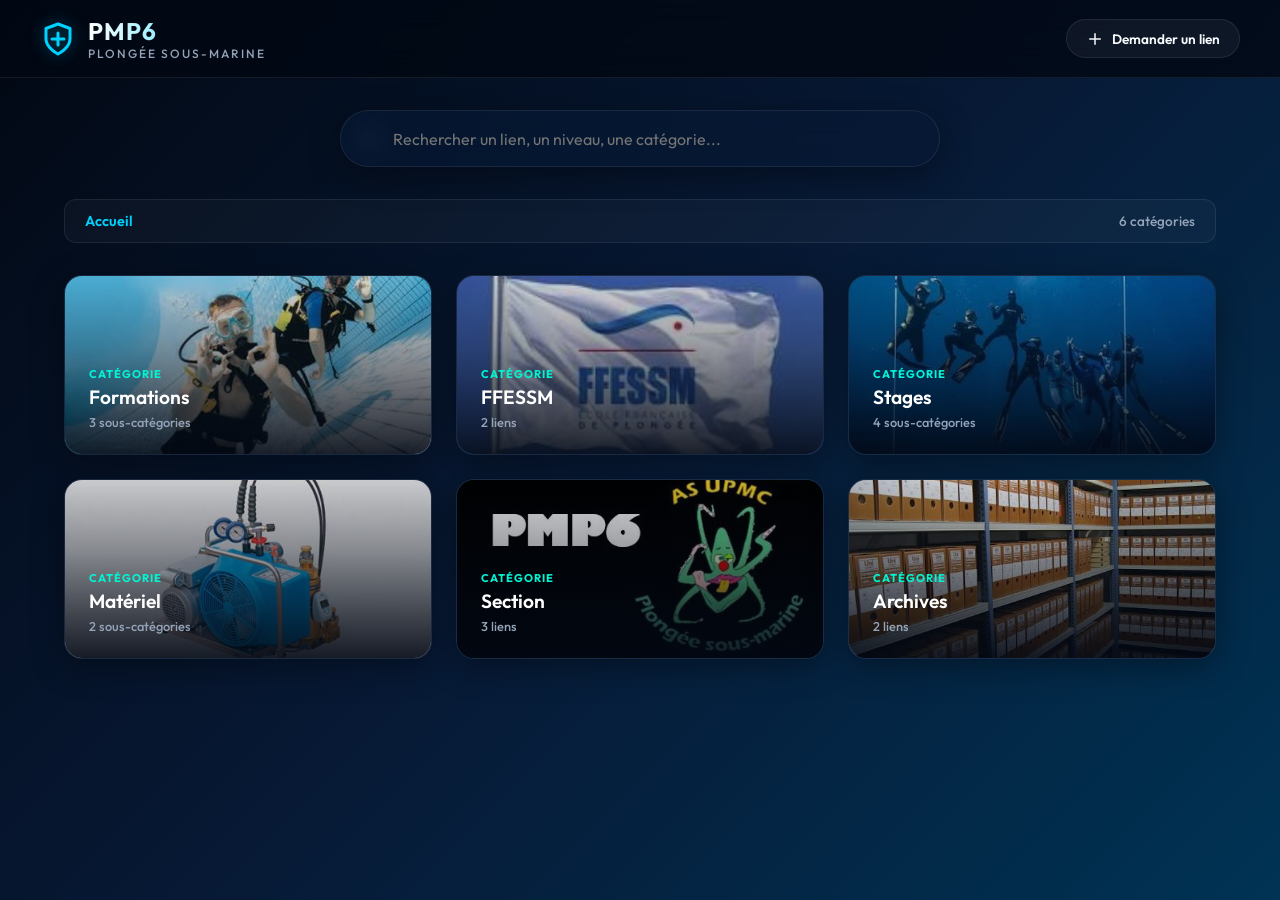
<file: index.html>
<!DOCTYPE html>
<html lang="fr">
<head>
    <meta charset="UTF-8">
    <meta name="viewport" content="width=device-width, initial-scale=1.0">
    <title>PMP6 - Liens Utiles</title>
    
    <!-- Meta tags pour le SEO et le comportement Web -->
    <meta name="description" content="Portail des liens web utiles pour l'association de plongée sous-marine PMP6. Accessible sur PC et mobile, utilisable hors ligne.">
    <meta name="theme-color" content="#0a192f">
    
    <!-- Liens pour la PWA -->
    <link rel="manifest" href="manifest.json">
    <link rel="apple-touch-icon" href="icons/icon-192.png">
    
    <!-- Polices Google Fonts -->
    <link rel="preconnect" href="https://fonts.googleapis.com">
    <link rel="preconnect" href="https://fonts.gstatic.com" crossorigin>
    <link href="https://fonts.googleapis.com/css2?family=Outfit:wght@300;400;500;600;700&display=swap" rel="stylesheet">
    
    <!-- Feuilles de style -->
    <link rel="stylesheet" href="style.css">
</head>
<body>
    <!-- Arrière-plan animé avec bulles -->
    <div class="bubble-container" id="bubbleContainer"></div>

    <header class="app-header">
        <div class="header-content">
            <div class="logo-area">
                <svg class="logo-icon" viewBox="0 0 24 24" fill="none" stroke="currentColor" stroke-width="2" stroke-linecap="round" stroke-linejoin="round">
                    <path d="M12 22s8-4 8-10V5l-8-3-8 3v7c0 6 8 10 8 10z"/>
                    <path d="M12 8v8"/>
                    <path d="M8 12h8"/>
                </svg>
                <div class="logo-text">
                    <h1>PMP6</h1>
                    <p>Plongée Sous-Marine</p>
                </div>
            </div>
            
            <div class="header-actions" style="display: flex; gap: 0.75rem; align-items: center;">
                <button id="requestLinkBtn" class="request-btn">
                    <svg viewBox="0 0 24 24" fill="none" stroke="currentColor" stroke-width="2" stroke-linecap="round" stroke-linejoin="round" width="18" height="18">
                        <path d="M12 5v14M5 12h14"/>
                    </svg>
                    Demander un lien
                </button>
                <button id="pwaInstallBtn" class="install-btn hidden">
                    <svg viewBox="0 0 24 24" fill="none" stroke="currentColor" stroke-width="2" stroke-linecap="round" stroke-linejoin="round" width="18" height="18">
                        <path d="M21 15v4a2 2 0 0 1-2 2H5a2 2 0 0 1-2-2v-4"/>
                        <polyline points="7 10 12 15 17 10"/>
                        <line x1="12" y1="15" x2="12" y2="3"/>
                    </svg>
                    Installer l'appli
                </button>
            </div>
        </div>
    </header>

    <main class="app-main">
        <!-- Barre de recherche -->
        <section class="search-section">
            <div class="search-wrapper">
                <svg class="search-icon" viewBox="0 0 24 24" fill="none" stroke="currentColor" stroke-width="2" stroke-linecap="round" stroke-linejoin="round">
                    <circle cx="11" cy="11" r="8"/>
                    <line x1="21" y1="21" x2="16.65" y2="16.65"/>
                </svg>
                <input type="text" id="searchInput" placeholder="Rechercher un lien, un niveau, une catégorie..." autocomplete="off">
                <button id="clearSearchBtn" class="clear-btn hidden" aria-label="Effacer la recherche">
                    <svg viewBox="0 0 24 24" fill="none" stroke="currentColor" stroke-width="2" stroke-linecap="round" stroke-linejoin="round" width="18" height="18">
                        <line x1="18" y1="6" x2="6" y2="18"/>
                        <line x1="6" y1="6" x2="18" y2="18"/>
                    </svg>
                </button>
            </div>
        </section>

        <!-- Fil d'Ariane & Navigation de retour -->
        <section class="nav-bar">
            <div class="breadcrumb-container">
                <button id="backBtn" class="back-btn hidden">
                    <svg viewBox="0 0 24 24" fill="none" stroke="currentColor" stroke-width="2.5" stroke-linecap="round" stroke-linejoin="round" width="16" height="16">
                        <polyline points="15 18 9 12 15 6"/>
                    </svg>
                    Retour
                </button>
                <div class="breadcrumbs" id="breadcrumbs">
                    <span class="breadcrumb-item active" data-path="root">Accueil</span>
                </div>
            </div>
            <div class="items-count" id="itemsCount"></div>
        </section>

        <!-- Conteneur d'affichage des grilles (catégories, sous-catégories ou liens) -->
        <section class="grid-section">
            <div class="grid-container" id="gridContainer">
                <!-- Les cartes seront injectées dynamiquement en JS -->
            </div>
            
            <!-- Message de recherche vide -->
            <div id="noResults" class="no-results hidden">
                <svg viewBox="0 0 24 24" fill="none" stroke="currentColor" stroke-width="1.5" stroke-linecap="round" stroke-linejoin="round" width="64" height="64">
                    <circle cx="11" cy="11" r="8"/>
                    <path d="M21 21l-4.3-4.3"/>
                    <path d="M8 11h6"/>
                </svg>
                <h3>Aucun lien trouvé</h3>
                <p>Essayez de chercher autre chose ou naviguez dans les catégories ci-dessus.</p>
            </div>
        </section>
    </main>

    <!-- Modal pour demander l'ajout d'un lien -->
    <div id="requestModal" class="modal hidden">
        <div class="modal-backdrop" id="modalBackdrop"></div>
        <div class="modal-content">
            <div class="modal-header">
                <h3>Demander l'ajout d'un lien</h3>
                <button id="closeRequestModalBtn" class="close-modal-btn" aria-label="Fermer">&times;</button>
            </div>
            
            <div class="modal-body">
                <form id="requestLinkForm">
                    <div class="form-group">
                        <label for="reqRequester">Nom du demandeur *</label>
                        <input type="text" id="reqRequester" required placeholder="Ex: Jean Dupont">
                    </div>
                    <div class="form-group">
                        <label for="reqCategory">Rubrique *</label>
                        <input type="text" id="reqCategory" required placeholder="Ex: Formation, FFESSM...">
                    </div>
                    <div class="form-group">
                        <label for="reqSubcategory">Sous-rubrique (optionnel)</label>
                        <input type="text" id="reqSubcategory" placeholder="Ex: N1, Glénan...">
                    </div>
                    <div class="form-group">
                        <label for="reqName">Texte à afficher (Nom du lien) *</label>
                        <input type="text" id="reqName" required placeholder="Ex: Inscription piscine">
                    </div>
                    <div class="form-group">
                        <label for="reqUrl">Lien (URL) *</label>
                        <input type="url" id="reqUrl" required placeholder="Ex: https://...">
                    </div>
                    <div class="form-group">
                        <label for="reqImage">Image à afficher (optionnel)</label>
                        <input type="text" id="reqImage" placeholder="Ex: piscine.png ou URL d'image">
                    </div>
                    <button type="submit" class="modal-action-btn" style="width: 100%; margin-top: 0.5rem;">
                        Envoyer la demande par mail
                    </button>
                </form>
            </div>
        </div>
    </div>

    <!-- Modal pour déverrouiller un lien -->
    <div id="lockModal" class="modal hidden">
        <div class="modal-backdrop" id="lockModalBackdrop"></div>
        <div class="modal-content pin-modal-content">
            <div class="modal-header">
                <h3>Accès Sécurisé</h3>
                <button id="closeLockModalBtn" class="close-modal-btn" aria-label="Fermer">&times;</button>
            </div>
            
            <div class="modal-body pin-modal-body">
                <div class="pin-icon-wrapper">
                    <svg viewBox="0 0 24 24" fill="none" stroke="currentColor" stroke-width="2" stroke-linecap="round" stroke-linejoin="round" class="lock-icon-svg">
                        <rect x="3" y="11" width="18" height="11" rx="2" ry="2"/>
                        <path d="M7 11V7a5 5 0 0 1 10 0v4"/>
                    </svg>
                </div>
                <p class="pin-message">Saisissez le code à 4 chiffres pour ouvrir ce lien</p>
                
                <!-- Indicateurs de saisie -->
                <div class="pin-display" id="pinDisplay">
                    <div class="pin-dot"></div>
                    <div class="pin-dot"></div>
                    <div class="pin-dot"></div>
                    <div class="pin-dot"></div>
                </div>
                
                <!-- Clavier numérique -->
                <div class="pin-keyboard">
                    <button class="pin-key" data-value="1">1</button>
                    <button class="pin-key" data-value="2">2</button>
                    <button class="pin-key" data-value="3">3</button>
                    <button class="pin-key" data-value="4">4</button>
                    <button class="pin-key" data-value="5">5</button>
                    <button class="pin-key" data-value="6">6</button>
                    <button class="pin-key" data-value="7">7</button>
                    <button class="pin-key" data-value="8">8</button>
                    <button class="pin-key" data-value="9">9</button>
                    <button class="pin-key pin-key-clear" id="pinClear">
                        <svg viewBox="0 0 24 24" fill="none" stroke="currentColor" stroke-width="2" stroke-linecap="round" stroke-linejoin="round" width="22" height="22">
                            <path d="M21 4H8l-7 8 7 8h13a2 2 0 0 0 2-2V6a2 2 0 0 0-2-2z"/>
                            <line x1="18" y1="9" x2="12" y2="15"/>
                            <line x1="12" y1="9" x2="18" y2="15"/>
                        </svg>
                    </button>
                    <button class="pin-key" data-value="0">0</button>
                    <button class="pin-key pin-key-cancel" id="pinCancel">Annuler</button>
                </div>
            </div>
        </div>
    </div>

    <!-- Fichiers scripts -->
    <script src="data.js"></script>
    <script src="app.js"></script>
</body>
</html>
</file>
<file: style.css>
/* --- SYSTEME DE DESIGN & VARIABLES --- */
:root {
    --bg-gradient: linear-gradient(135deg, #020813 0%, #071935 50%, #003354 100%);
    --primary-color: #00d2ff;
    --primary-hover: #009ec2;
    --accent-color: #00f5d4;
    --text-main: #f8fafc;
    --text-muted: #94a3b8;
    --text-dark: #0f172a;
    
    /* Effets de verre (Glassmorphism) */
    --glass-bg: rgba(7, 25, 53, 0.65);
    --glass-border: rgba(255, 255, 255, 0.08);
    --glass-border-hover: rgba(0, 210, 255, 0.4);
    --glass-shadow: 0 8px 32px 0 rgba(0, 0, 0, 0.37);
    --glass-shadow-hover: 0 12px 40px 0 rgba(0, 210, 255, 0.15);
    
    --font-sans: 'Outfit', -apple-system, BlinkMacSystemFont, "Segoe UI", Roboto, sans-serif;
    --transition-smooth: all 0.35s cubic-bezier(0.25, 0.8, 0.25, 1);
}

/* --- RESET & BASES --- */
* {
    margin: 0;
    padding: 0;
    box-sizing: border-box;
}

body {
    font-family: var(--font-sans);
    background: var(--bg-gradient);
    background-attachment: fixed;
    color: var(--text-main);
    min-height: 100vh;
    display: flex;
    flex-direction: column;
    overflow-x: hidden;
    position: relative;
}

/* --- ANIMATION DE BULLES D'EAU EN ARRIERE-PLAN --- */
.bubble-container {
    position: fixed;
    top: 0;
    left: 0;
    width: 100%;
    height: 100%;
    z-index: 0;
    pointer-events: none;
    overflow: hidden;
}

.bubble {
    position: absolute;
    bottom: -50px;
    background: rgba(255, 255, 255, 0.08);
    border: 1px solid rgba(255, 255, 255, 0.15);
    border-radius: 50%;
    animation: rise 15s infinite linear;
}

.bubble::after {
    content: '';
    position: absolute;
    top: 20%;
    left: 20%;
    width: 30%;
    height: 30%;
    background: rgba(255, 255, 255, 0.25);
    border-radius: 50%;
}

@keyframes rise {
    0% {
        transform: translateY(0) scale(0.6) rotate(0deg);
        opacity: 0;
    }
    10% {
        opacity: 0.6;
    }
    90% {
        opacity: 0.6;
    }
    100% {
        transform: translateY(-110vh) scale(1.2) rotate(360deg);
        opacity: 0;
    }
}

/* --- APP LAYOUT --- */
.app-header {
    background: rgba(2, 8, 19, 0.8);
    backdrop-filter: blur(16px);
    -webkit-backdrop-filter: blur(16px);
    border-bottom: 1px solid var(--glass-border);
    position: sticky;
    top: 0;
    z-index: 10;
    padding: 1rem 2rem;
}

.header-content {
    max-width: 1200px;
    margin: 0 auto;
    display: flex;
    justify-content: space-between;
    align-items: center;
}

.logo-area {
    display: flex;
    align-items: center;
    gap: 0.75rem;
}

.logo-icon {
    width: 2.25rem;
    height: 2.25rem;
    color: var(--primary-color);
    filter: drop-shadow(0 0 8px rgba(0, 210, 255, 0.4));
    animation: pulse 3s infinite ease-in-out;
}

.logo-text h1 {
    font-size: 1.5rem;
    font-weight: 700;
    letter-spacing: 1px;
    background: linear-gradient(90deg, #ffffff, var(--primary-color));
    -webkit-background-clip: text;
    -webkit-text-fill-color: transparent;
}

.logo-text p {
    font-size: 0.75rem;
    color: var(--text-muted);
    font-weight: 500;
    text-transform: uppercase;
    letter-spacing: 2px;
}

.install-btn {
    background: linear-gradient(135deg, var(--primary-color), #0077b6);
    color: white;
    border: none;
    padding: 0.6rem 1.2rem;
    border-radius: 30px;
    font-family: var(--font-sans);
    font-weight: 600;
    font-size: 0.85rem;
    display: flex;
    align-items: center;
    gap: 0.5rem;
    cursor: pointer;
    box-shadow: 0 4px 15px rgba(0, 210, 255, 0.25);
    transition: var(--transition-smooth);
}

.install-btn:hover {
    transform: translateY(-2px);
    box-shadow: 0 6px 20px rgba(0, 210, 255, 0.4);
    background: linear-gradient(135deg, var(--accent-color), var(--primary-hover));
}

/* --- MAIN CONTAINER --- */
.app-main {
    flex: 1;
    max-width: 1200px;
    width: 100%;
    margin: 0 auto;
    padding: 2rem 1.5rem;
    z-index: 1;
}

/* --- SEARCH BAR --- */
.search-section {
    margin-bottom: 2rem;
}

.search-wrapper {
    position: relative;
    max-width: 600px;
    margin: 0 auto;
}

.search-icon {
    position: absolute;
    left: 1.25rem;
    top: 50%;
    transform: translateY(-50%);
    color: var(--text-muted);
    width: 1.25rem;
    height: 1.25rem;
    pointer-events: none;
    transition: var(--transition-smooth);
}

.search-wrapper input {
    width: 100%;
    background: var(--glass-bg);
    border: 1px solid var(--glass-border);
    padding: 1.1rem 1.25rem 1.1rem 3.25rem;
    border-radius: 50px;
    color: white;
    font-family: var(--font-sans);
    font-size: 1rem;
    outline: none;
    backdrop-filter: blur(12px);
    -webkit-backdrop-filter: blur(12px);
    transition: var(--transition-smooth);
    box-shadow: var(--glass-shadow);
}

.search-wrapper input:focus {
    border-color: var(--primary-color);
    box-shadow: 0 0 20px rgba(0, 210, 255, 0.25);
    background: rgba(7, 25, 53, 0.85);
}

.search-wrapper input:focus + .search-icon {
    color: var(--primary-color);
}

.clear-btn {
    position: absolute;
    right: 1.25rem;
    top: 50%;
    transform: translateY(-50%);
    background: none;
    border: none;
    color: var(--text-muted);
    cursor: pointer;
    padding: 0.25rem;
    display: flex;
    align-items: center;
    justify-content: center;
    border-radius: 50%;
    transition: var(--transition-smooth);
}

.clear-btn:hover {
    color: white;
    background: rgba(255, 255, 255, 0.1);
}

/* --- NAVIGATION BAR (BREADCRUMBS & RETOUR) --- */
.nav-bar {
    display: flex;
    justify-content: space-between;
    align-items: center;
    margin-bottom: 2rem;
    background: rgba(255, 255, 255, 0.03);
    padding: 0.75rem 1.25rem;
    border-radius: 12px;
    border: 1px solid var(--glass-border);
}

.breadcrumb-container {
    display: flex;
    align-items: center;
    gap: 1rem;
}

.back-btn {
    background: rgba(255, 255, 255, 0.06);
    border: 1px solid var(--glass-border);
    color: var(--text-main);
    padding: 0.4rem 0.8rem;
    border-radius: 8px;
    cursor: pointer;
    font-family: var(--font-sans);
    font-size: 0.85rem;
    font-weight: 500;
    display: flex;
    align-items: center;
    gap: 0.4rem;
    transition: var(--transition-smooth);
}

.back-btn:hover {
    background: rgba(0, 210, 255, 0.15);
    border-color: var(--primary-color);
    transform: translateX(-2px);
}

.breadcrumbs {
    display: flex;
    align-items: center;
    gap: 0.5rem;
    font-size: 0.9rem;
    font-weight: 500;
    flex-wrap: wrap;
}

.breadcrumb-item {
    color: var(--text-muted);
    cursor: pointer;
    transition: var(--transition-smooth);
}

.breadcrumb-item:hover {
    color: var(--primary-color);
}

.breadcrumbs::before {
    /* Séparateur après Retour si visible */
}

.breadcrumbs span:not(:last-child)::after {
    content: '/';
    margin-left: 0.5rem;
    color: rgba(255, 255, 255, 0.2);
    pointer-events: none;
}

.breadcrumb-item.active {
    color: var(--primary-color);
    font-weight: 600;
    pointer-events: none;
}

.items-count {
    font-size: 0.85rem;
    color: var(--text-muted);
    font-weight: 500;
}

/* --- GRID CONTAINER --- */
.grid-container {
    display: grid;
    grid-template-columns: repeat(auto-fill, minmax(280px, 1fr));
    gap: 1.5rem;
    width: 100%;
}

/* --- DEBUT DES STYLES DE CARTES (CARDS) --- */
.card {
    background: var(--glass-bg);
    border: 1px solid var(--glass-border);
    border-radius: 18px;
    height: 180px;
    position: relative;
    overflow: hidden;
    cursor: pointer;
    box-shadow: var(--glass-shadow);
    transition: var(--transition-smooth);
    display: flex;
    flex-direction: column;
    justify-content: flex-end;
    padding: 1.5rem;
    text-decoration: none;
}

/* Image de fond de la carte */
.card-bg {
    position: absolute;
    top: 0;
    left: 0;
    width: 100%;
    height: 100%;
    background-size: cover;
    background-position: center;
    z-index: 1;
    transition: transform 0.6s cubic-bezier(0.25, 0.8, 0.25, 1);
}

/* Voile sombre dégradé pour la lisibilité du texte */
.card-overlay {
    position: absolute;
    top: 0;
    left: 0;
    width: 100%;
    height: 100%;
    background: linear-gradient(to top, rgba(2, 8, 19, 0.9) 0%, rgba(2, 8, 19, 0.4) 60%, rgba(2, 8, 19, 0.15) 100%);
    z-index: 2;
    transition: var(--transition-smooth);
}

/* Contenu textuel */
.card-content {
    position: relative;
    z-index: 3;
    display: flex;
    flex-direction: column;
    gap: 0.25rem;
}

.card-tag {
    font-size: 0.7rem;
    text-transform: uppercase;
    letter-spacing: 1px;
    color: var(--accent-color);
    font-weight: 700;
}

.card-title {
    font-size: 1.2rem;
    font-weight: 600;
    color: white;
    line-height: 1.3;
}

.card-subtitle {
    font-size: 0.8rem;
    color: var(--text-muted);
    font-weight: 500;
}

/* Icônes de carte */
.card-icon {
    position: absolute;
    top: 1.25rem;
    right: 1.25rem;
    background: rgba(2, 8, 19, 0.5);
    backdrop-filter: blur(8px);
    -webkit-backdrop-filter: blur(8px);
    width: 2.25rem;
    height: 2.25rem;
    border-radius: 50%;
    display: flex;
    align-items: center;
    justify-content: center;
    color: white;
    z-index: 3;
    border: 1px solid rgba(255, 255, 255, 0.1);
    transition: var(--transition-smooth);
}

/* Hover effects */
.card:hover {
    transform: translateY(-6px);
    border-color: var(--glass-border-hover);
    box-shadow: var(--glass-shadow-hover);
}

.card:hover .card-bg {
    transform: scale(1.08);
}

.card:hover .card-overlay {
    background: linear-gradient(to top, rgba(2, 8, 19, 0.95) 0%, rgba(2, 8, 19, 0.5) 60%, rgba(0, 210, 255, 0.1) 100%);
}

.card:hover .card-icon {
    background: var(--primary-color);
    color: var(--text-dark);
    border-color: var(--primary-color);
    box-shadow: 0 0 10px rgba(0, 210, 255, 0.5);
}

/* --- BOUTON DE LIEN DIRECT (GROS BOUTON) --- */
.card-link {
    border: 1px solid rgba(0, 210, 255, 0.15);
}

.card-link:hover {
    border-color: var(--accent-color);
    box-shadow: 0 12px 40px 0 rgba(0, 245, 212, 0.15);
}

.card-link:hover .card-icon {
    background: var(--accent-color);
    color: var(--text-dark);
    border-color: var(--accent-color);
    box-shadow: 0 0 10px rgba(0, 245, 212, 0.5);
}

/* Badge de chemin dans le mode recherche */
.card-path-badge {
    position: absolute;
    top: 1.25rem;
    left: 1.25rem;
    background: rgba(2, 8, 19, 0.7);
    backdrop-filter: blur(8px);
    -webkit-backdrop-filter: blur(8px);
    padding: 0.3rem 0.6rem;
    border-radius: 6px;
    font-size: 0.7rem;
    color: var(--text-muted);
    font-weight: 500;
    z-index: 3;
    border: 1px solid rgba(255, 255, 255, 0.08);
}

/* --- NO RESULTS STATE --- */
.no-results {
    grid-column: 1 / -1;
    display: flex;
    flex-direction: column;
    align-items: center;
    justify-content: center;
    padding: 4rem 2rem;
    text-align: center;
    color: var(--text-muted);
    background: var(--glass-bg);
    border: 1px solid var(--glass-border);
    border-radius: 18px;
    backdrop-filter: blur(12px);
    -webkit-backdrop-filter: blur(12px);
    box-shadow: var(--glass-shadow);
}

.no-results svg {
    color: var(--primary-color);
    margin-bottom: 1.5rem;
    filter: drop-shadow(0 0 10px rgba(0, 210, 255, 0.2));
}

.no-results h3 {
    color: white;
    font-size: 1.3rem;
    margin-bottom: 0.5rem;
}

.no-results p {
    font-size: 0.95rem;
}

/* --- FOOTER --- */
.app-footer {
    padding: 2.5rem 1.5rem;
    text-align: center;
    font-size: 0.85rem;
    color: var(--text-muted);
    border-top: 1px solid var(--glass-border);
    background: rgba(2, 8, 19, 0.9);
    margin-top: auto;
    z-index: 1;
}

/* --- CLASSES UTILITAIRES --- */
.hidden {
    display: none !important;
}

/* --- PULSE ANIMATION --- */
@keyframes pulse {
    0% {
        transform: scale(1);
        filter: drop-shadow(0 0 8px rgba(0, 210, 255, 0.4));
    }
    50% {
        transform: scale(1.05);
        filter: drop-shadow(0 0 15px rgba(0, 210, 255, 0.7));
    }
    100% {
        transform: scale(1);
        filter: drop-shadow(0 0 8px rgba(0, 210, 255, 0.4));
    }
}

/* --- RESPONSIVE ADJUSTMENTS --- */
@media (max-width: 768px) {
    .app-header {
        padding: 0.75rem 1rem;
    }
    
    .logo-text h1 {
        font-size: 1.25rem;
    }
    
    .logo-icon {
        width: 1.85rem;
        height: 1.85rem;
    }
    
    .install-btn {
        padding: 0.5rem 0.9rem;
        font-size: 0.75rem;
    }
    
    .app-main {
        padding: 1.25rem 1rem;
    }
    
    .search-wrapper input {
        padding: 0.9rem 1.25rem 0.9rem 2.85rem;
        font-size: 0.95rem;
    }
    
    .search-icon {
        left: 1rem;
        width: 1.1rem;
        height: 1.1rem;
    }
    
    .grid-container {
        grid-template-columns: repeat(auto-fill, minmax(240px, 1fr));
        gap: 1rem;
    }
    
    .card {
        height: 160px;
        padding: 1.25rem;
    }
    
    .card-title {
        font-size: 1.1rem;
    }
    
    .nav-bar {
        padding: 0.5rem 0.75rem;
        font-size: 0.8rem;
    }
    
    .back-btn {
        padding: 0.35rem 0.6rem;
        font-size: 0.75rem;
    }
}

/* --- BOUTON DE COPIE (PETIT BOUTON) --- */
.card-copy-btn {
    position: absolute;
    bottom: 1.25rem;
    right: 1.25rem;
    background: rgba(2, 8, 19, 0.55);
    backdrop-filter: blur(8px);
    -webkit-backdrop-filter: blur(8px);
    width: 2.25rem;
    height: 2.25rem;
    border-radius: 50%;
    display: flex;
    align-items: center;
    justify-content: center;
    color: var(--text-muted);
    z-index: 4;
    border: 1px solid rgba(255, 255, 255, 0.12);
    cursor: pointer;
    transition: var(--transition-smooth);
}

.card-copy-btn:hover {
    color: white;
    background: rgba(2, 8, 19, 0.85);
    border-color: var(--accent-color);
    transform: scale(1.1);
    box-shadow: 0 0 10px rgba(0, 245, 212, 0.2);
}

.card-copy-btn.copied {
    background: var(--accent-color) !important;
    color: var(--text-dark) !important;
    border-color: var(--accent-color) !important;
    box-shadow: 0 0 12px rgba(0, 245, 212, 0.5);
}

/* Tooltip pour le bouton de copie */
.copy-tooltip {
    position: absolute;
    bottom: 130%;
    left: 50%;
    transform: translateX(-50%) translateY(4px);
    background: rgba(2, 8, 19, 0.95);
    color: white;
    padding: 0.35rem 0.7rem;
    border-radius: 6px;
    font-size: 0.75rem;
    font-weight: 500;
    pointer-events: none;
    opacity: 0;
    transition: var(--transition-smooth);
    border: 1px solid rgba(255, 255, 255, 0.1);
    white-space: nowrap;
    box-shadow: 0 4px 12px rgba(0, 0, 0, 0.5);
}

.card-copy-btn:hover .copy-tooltip {
    opacity: 1;
    transform: translateX(-50%) translateY(0);
}

@media (max-width: 768px) {
    .card-copy-btn {
        width: 2rem;
        height: 2rem;
        bottom: 1rem;
        right: 1rem;
    }
}

/* --- BOUTON DE CHANGEMENT D'IMAGE (PETIT BOUTON TOP-LEFT) --- */
.card-change-img-btn {
    position: absolute;
    top: 1.25rem;
    left: 1.25rem;
    background: rgba(2, 8, 19, 0.55);
    backdrop-filter: blur(8px);
    -webkit-backdrop-filter: blur(8px);
    width: 2.25rem;
    height: 2.25rem;
    border-radius: 50%;
    display: flex;
    align-items: center;
    justify-content: center;
    color: var(--text-muted);
    z-index: 4;
    border: 1px solid rgba(255, 255, 255, 0.12);
    cursor: pointer;
    transition: var(--transition-smooth);
}

.card-change-img-btn:hover {
    color: white;
    background: rgba(2, 8, 19, 0.85);
    border-color: var(--primary-color);
    transform: scale(1.1);
    box-shadow: 0 0 10px rgba(0, 210, 255, 0.2);
}

/* Tooltip pour le bouton de changement d'image */
.change-img-tooltip {
    position: absolute;
    top: 130%;
    left: 50%;
    transform: translateX(-50%) translateY(-4px);
    background: rgba(2, 8, 19, 0.95);
    color: white;
    padding: 0.35rem 0.7rem;
    border-radius: 6px;
    font-size: 0.75rem;
    font-weight: 500;
    pointer-events: none;
    opacity: 0;
    transition: var(--transition-smooth);
    border: 1px solid rgba(255, 255, 255, 0.1);
    white-space: nowrap;
    box-shadow: 0 4px 12px rgba(0, 0, 0, 0.5);
}

.card-change-img-btn:hover .change-img-tooltip {
    opacity: 1;
    transform: translateX(-50%) translateY(0);
}

@media (max-width: 768px) {
    .card-change-img-btn {
        width: 2rem;
        height: 2rem;
        top: 1rem;
        left: 1rem;
    }
}

/* --- BOITE DE DIALOGUE MODALE (MODAL) --- */
.modal {
    position: fixed;
    top: 0;
    left: 0;
    width: 100vw;
    height: 100vh;
    z-index: 100;
    display: flex;
    align-items: center;
    justify-content: center;
    transition: var(--transition-smooth);
}

.modal-backdrop {
    position: absolute;
    top: 0;
    left: 0;
    width: 100%;
    height: 100%;
    background: rgba(2, 8, 19, 0.75);
    backdrop-filter: blur(10px);
    -webkit-backdrop-filter: blur(10px);
    z-index: 1;
}

.modal-content {
    position: relative;
    background: rgba(7, 25, 53, 0.9);
    border: 1px solid var(--glass-border);
    backdrop-filter: blur(20px);
    -webkit-backdrop-filter: blur(20px);
    width: 90%;
    max-width: 500px;
    border-radius: 20px;
    box-shadow: 0 20px 50px rgba(0, 0, 0, 0.5);
    z-index: 2;
    overflow: hidden;
    animation: modalZoomIn 0.35s cubic-bezier(0.34, 1.56, 0.64, 1);
    display: flex;
    flex-direction: column;
}

@keyframes modalZoomIn {
    from {
        opacity: 0;
        transform: scale(0.9) translateY(20px);
    }
    to {
        opacity: 1;
        transform: scale(1) translateY(0);
    }
}

.modal-header {
    display: flex;
    justify-content: space-between;
    align-items: center;
    padding: 1.5rem;
    border-bottom: 1px solid rgba(255, 255, 255, 0.08);
}

.modal-header h3 {
    font-size: 1.25rem;
    font-weight: 600;
    color: white;
}

.close-modal-btn {
    background: none;
    border: none;
    color: var(--text-muted);
    font-size: 1.75rem;
    cursor: pointer;
    line-height: 1;
    transition: var(--transition-smooth);
    padding: 0.25rem;
}

.close-modal-btn:hover {
    color: white;
    transform: rotate(90deg);
}

/* Tabs */
.modal-tabs {
    display: flex;
    background: rgba(2, 8, 19, 0.3);
    border-bottom: 1px solid rgba(255, 255, 255, 0.08);
}

.tab-btn {
    flex: 1;
    background: none;
    border: none;
    color: var(--text-muted);
    padding: 1rem;
    font-family: var(--font-sans);
    font-weight: 600;
    font-size: 0.9rem;
    cursor: pointer;
    transition: var(--transition-smooth);
    border-bottom: 2px solid transparent;
}

.tab-btn:hover {
    color: white;
    background: rgba(255, 255, 255, 0.02);
}

.tab-btn.active {
    color: var(--primary-color);
    border-bottom-color: var(--primary-color);
    background: rgba(0, 210, 255, 0.04);
}

.modal-body {
    padding: 1.5rem;
}

.tab-pane {
    display: flex;
    flex-direction: column;
    gap: 1.25rem;
}

.tab-desc {
    font-size: 0.85rem;
    color: var(--text-muted);
    line-height: 1.4;
}

.input-group textarea {
    width: 100%;
    background: rgba(2, 8, 19, 0.5);
    border: 1px solid rgba(255, 255, 255, 0.15);
    border-radius: 10px;
    padding: 0.85rem;
    color: white;
    font-family: var(--font-sans);
    font-size: 0.95rem;
    outline: none;
    resize: none;
    transition: var(--transition-smooth);
}

.input-group textarea:focus {
    border-color: var(--primary-color);
    box-shadow: 0 0 10px rgba(0, 210, 255, 0.15);
}

/* Zone d'importation de fichier */
.upload-area {
    border: 2px dashed rgba(255, 255, 255, 0.15);
    border-radius: 12px;
    padding: 2rem 1.5rem;
    display: flex;
    flex-direction: column;
    align-items: center;
    justify-content: center;
    gap: 0.75rem;
    background: rgba(2, 8, 19, 0.3);
    text-align: center;
    cursor: pointer;
    transition: var(--transition-smooth);
}

.upload-area:hover, .upload-area.dragover {
    border-color: var(--primary-color);
    background: rgba(0, 210, 255, 0.04);
}

.upload-icon {
    color: var(--text-muted);
    transition: var(--transition-smooth);
}

.upload-area:hover .upload-icon, .upload-area.dragover .upload-icon {
    color: var(--primary-color);
    transform: translateY(-2px);
}

.upload-area p {
    font-size: 0.85rem;
    color: var(--text-muted);
}

.select-file-btn {
    background: rgba(255, 255, 255, 0.06);
    border: 1px solid rgba(255, 255, 255, 0.12);
    color: white;
    padding: 0.5rem 1rem;
    border-radius: 6px;
    font-family: var(--font-sans);
    font-size: 0.8rem;
    font-weight: 500;
    cursor: pointer;
    transition: var(--transition-smooth);
}

.select-file-btn:hover {
    background: rgba(255, 255, 255, 0.12);
}

.file-info {
    font-size: 0.85rem;
    color: var(--accent-color);
    font-weight: 600;
}

/* Boutons d'actions */
.modal-action-btn {
    background: linear-gradient(135deg, var(--primary-color), #0077b6);
    color: white;
    border: none;
    padding: 0.85rem;
    border-radius: 10px;
    font-family: var(--font-sans);
    font-weight: 600;
    font-size: 0.95rem;
    cursor: pointer;
    transition: var(--transition-smooth);
    box-shadow: 0 4px 12px rgba(0, 210, 255, 0.2);
}

.modal-action-btn:hover:not(:disabled) {
    transform: translateY(-1px);
    box-shadow: 0 6px 16px rgba(0, 210, 255, 0.35);
    background: linear-gradient(135deg, var(--accent-color), var(--primary-hover));
}

.modal-action-btn:disabled {
    opacity: 0.5;
    cursor: not-allowed;
    box-shadow: none;
}

.action-info {
    font-size: 0.75rem;
    color: var(--text-muted);
    text-align: center;
    line-height: 1.4;
}

.action-info strong {
    color: var(--accent-color);
}

/* Styles pour le formulaire de requête de lien */
.form-group {
    display: flex;
    flex-direction: column;
    gap: 0.4rem;
    margin-bottom: 1.25rem;
    text-align: left;
}

.form-group label {
    font-size: 0.85rem;
    font-weight: 500;
    color: var(--text-muted);
}

.form-group input {
    width: 100%;
    background: rgba(2, 8, 19, 0.4);
    border: 1px solid rgba(255, 255, 255, 0.12);
    border-radius: 8px;
    padding: 0.75rem 1rem;
    color: white;
    font-family: var(--font-sans);
    font-size: 0.95rem;
    outline: none;
    transition: var(--transition-smooth);
}

.form-group input:focus {
    border-color: var(--primary-color);
    box-shadow: 0 0 10px rgba(0, 210, 255, 0.2);
}

/* Bouton faire une requête */
.request-btn {
    background: rgba(255, 255, 255, 0.05);
    border: 1px solid var(--glass-border);
    color: var(--text-main);
    padding: 0.6rem 1.2rem;
    border-radius: 30px;
    font-family: var(--font-sans);
    font-weight: 600;
    font-size: 0.85rem;
    display: flex;
    align-items: center;
    gap: 0.5rem;
    cursor: pointer;
    transition: var(--transition-smooth);
}

.request-btn:hover {
    background: rgba(0, 210, 255, 0.1);
    border-color: var(--primary-color);
    transform: translateY(-2px);
}

/* Styles pour les cartes verrouillées */
.card-icon-locked {
    background: rgba(239, 68, 68, 0.2) !important;
    border-color: rgba(239, 68, 68, 0.35) !important;
    color: #f87171 !important;
    box-shadow: 0 0 10px rgba(239, 68, 68, 0.15) !important;
}

.card-icon-locked:hover {
    background: rgba(239, 68, 68, 0.35) !important;
    border-color: #ef4444 !important;
    color: white !important;
    box-shadow: 0 0 15px rgba(239, 68, 68, 0.4) !important;
}

/* Styles pour la modale de code PIN */
.pin-modal-content {
    max-width: 360px !important;
    text-align: center;
}

.pin-modal-body {
    display: flex;
    flex-direction: column;
    align-items: center;
    padding: 1.5rem 1rem !important;
}

.pin-icon-wrapper {
    background: rgba(0, 210, 255, 0.1);
    color: var(--primary-color);
    width: 54px;
    height: 54px;
    border-radius: 50%;
    display: flex;
    align-items: center;
    justify-content: center;
    margin-bottom: 0.75rem;
    border: 1px solid rgba(0, 210, 255, 0.25);
    box-shadow: 0 0 15px rgba(0, 210, 255, 0.15);
}

.lock-icon-svg {
    width: 24px;
    height: 24px;
}

.pin-message {
    font-size: 0.85rem;
    color: var(--text-muted);
    margin-bottom: 1.25rem;
}

/* Affichage des points PIN */
.pin-display {
    display: flex;
    gap: 1rem;
    margin-bottom: 1.5rem;
}

.pin-dot {
    width: 14px;
    height: 14px;
    border-radius: 50%;
    border: 2px solid rgba(255, 255, 255, 0.3);
    transition: all 0.2s ease;
}

.pin-dot.filled {
    background-color: var(--primary-color);
    border-color: var(--primary-color);
    box-shadow: 0 0 10px var(--primary-color);
    transform: scale(1.15);
}

.pin-display.shake {
    animation: shake 0.4s ease;
}

.pin-dot.error {
    background-color: #ef4444;
    border-color: #ef4444;
    box-shadow: 0 0 10px #ef4444;
}

@keyframes shake {
    0%, 100% { transform: translateX(0); }
    20%, 60% { transform: translateX(-8px); }
    40%, 80% { transform: translateX(8px); }
}

/* Clavier numérique */
.pin-keyboard {
    display: grid;
    grid-template-columns: repeat(3, 1fr);
    gap: 0.75rem;
    width: 100%;
    max-width: 260px;
}

.pin-key {
    background: rgba(255, 255, 255, 0.05);
    border: 1px solid rgba(255, 255, 255, 0.08);
    color: white;
    font-size: 1.4rem;
    font-weight: 600;
    height: 52px;
    border-radius: 50%;
    cursor: pointer;
    display: flex;
    align-items: center;
    justify-content: center;
    transition: var(--transition-smooth);
    user-select: none;
}

.pin-key:hover {
    background: rgba(0, 210, 255, 0.15);
    border-color: var(--primary-color);
    color: var(--primary-color);
    transform: scale(1.05);
}

.pin-key:active {
    transform: scale(0.95);
}

.pin-key-clear {
    color: var(--text-muted);
}

.pin-key-clear svg {
    stroke: currentColor;
    transition: var(--transition-smooth);
}

.pin-key-clear:hover svg {
    stroke: var(--primary-color);
}

.pin-key-cancel {
    font-size: 0.8rem;
    font-weight: 500;
    color: var(--text-muted);
    background: none;
    border: none;
    border-radius: 8px;
}

.pin-key-cancel:hover {
    background: rgba(255, 255, 255, 0.05);
    color: white;
    border: none;
}

/* Ajustements pour smartphone en mode portrait (max-width: 480px) */
@media (max-width: 480px) {
    .grid-container {
        grid-template-columns: repeat(2, 1fr) !important;
        gap: 0.75rem !important;
    }
    
    .card {
        height: 125px !important;
        padding: 0.85rem !important;
        border-radius: 12px !important;
    }
    
    .card-title {
        font-size: 0.9rem !important;
        font-weight: 600 !important;
        line-height: 1.25 !important;
    }
    
    .card-subtitle {
        font-size: 0.7rem !important;
    }
    
    .card-tag {
        font-size: 0.6rem !important;
        letter-spacing: 0.5px !important;
    }
    
    /* Positionnement et dimensions des icônes sur cartes compactes */
    .card-icon, .card-copy-btn {
        width: 1.65rem !important;
        height: 1.65rem !important;
    }
    
    .card-icon {
        top: 0.75rem !important;
        right: 0.75rem !important;
    }
    
    .card-icon svg {
        width: 12px !important;
        height: 12px !important;
    }
    
    .card-copy-btn {
        bottom: 0.75rem !important;
        right: 0.75rem !important;
    }
    
    .card-copy-btn svg {
        width: 12px !important;
        height: 12px !important;
    }
    
    /* Badge de recherche compact */
    .card-path-badge {
        top: 0.75rem !important;
        left: 0.75rem !important;
        font-size: 0.6rem !important;
        padding: 0.2rem 0.4rem !important;
    }
    
    /* Ajustement de la barre d'outils et en-tête sur petit écran */
    .app-header {
        padding: 0.6rem 1rem !important;
    }
    
    .logo-text h1 {
        font-size: 1.15rem !important;
    }
    
    .logo-text p {
        font-size: 0.65rem !important;
        letter-spacing: 1px !important;
    }
    
    .request-btn {
        padding: 0.5rem 0.85rem !important;
        font-size: 0.75rem !important;
    }
    
    .nav-bar {
        padding: 0.5rem 0.6rem !important;
        flex-direction: row !important;
        align-items: center !important;
        gap: 0.5rem !important;
    }
    
    .breadcrumbs {
        font-size: 0.8rem !important;
    }
}
</file>
